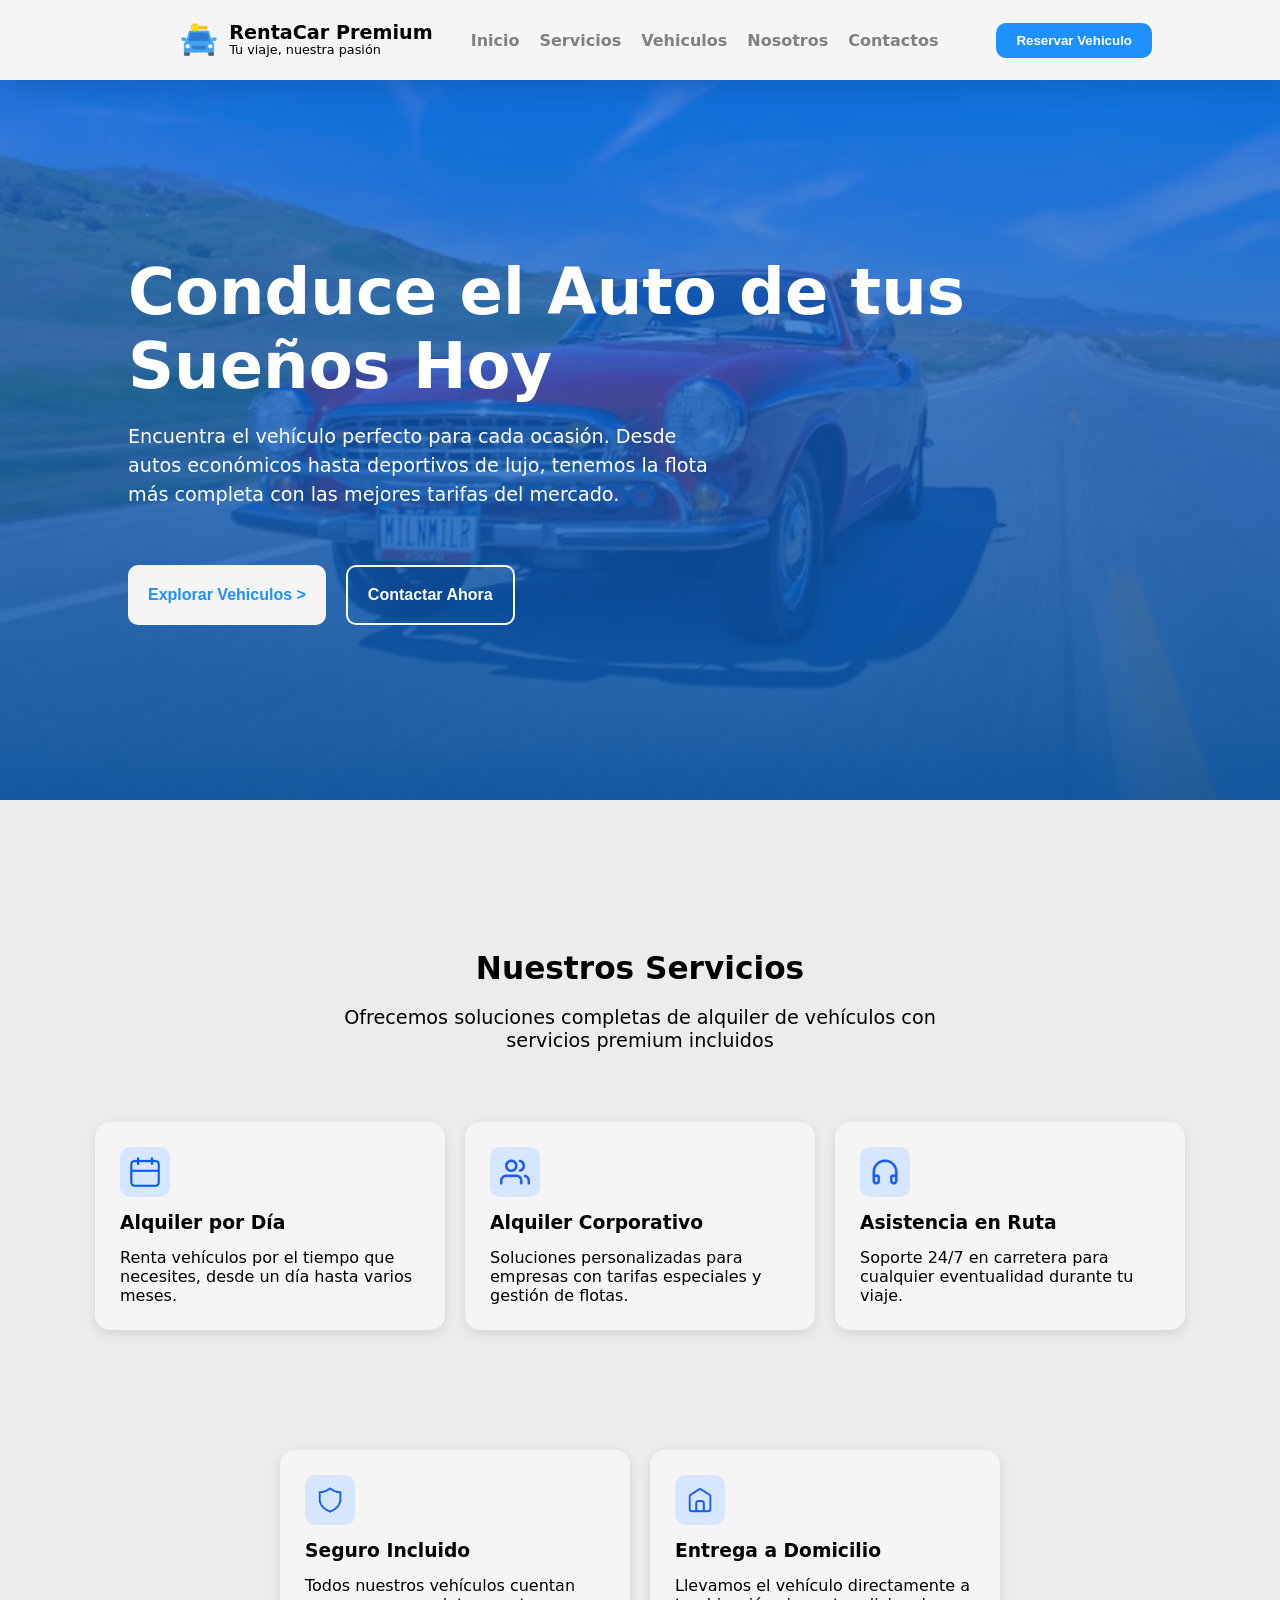
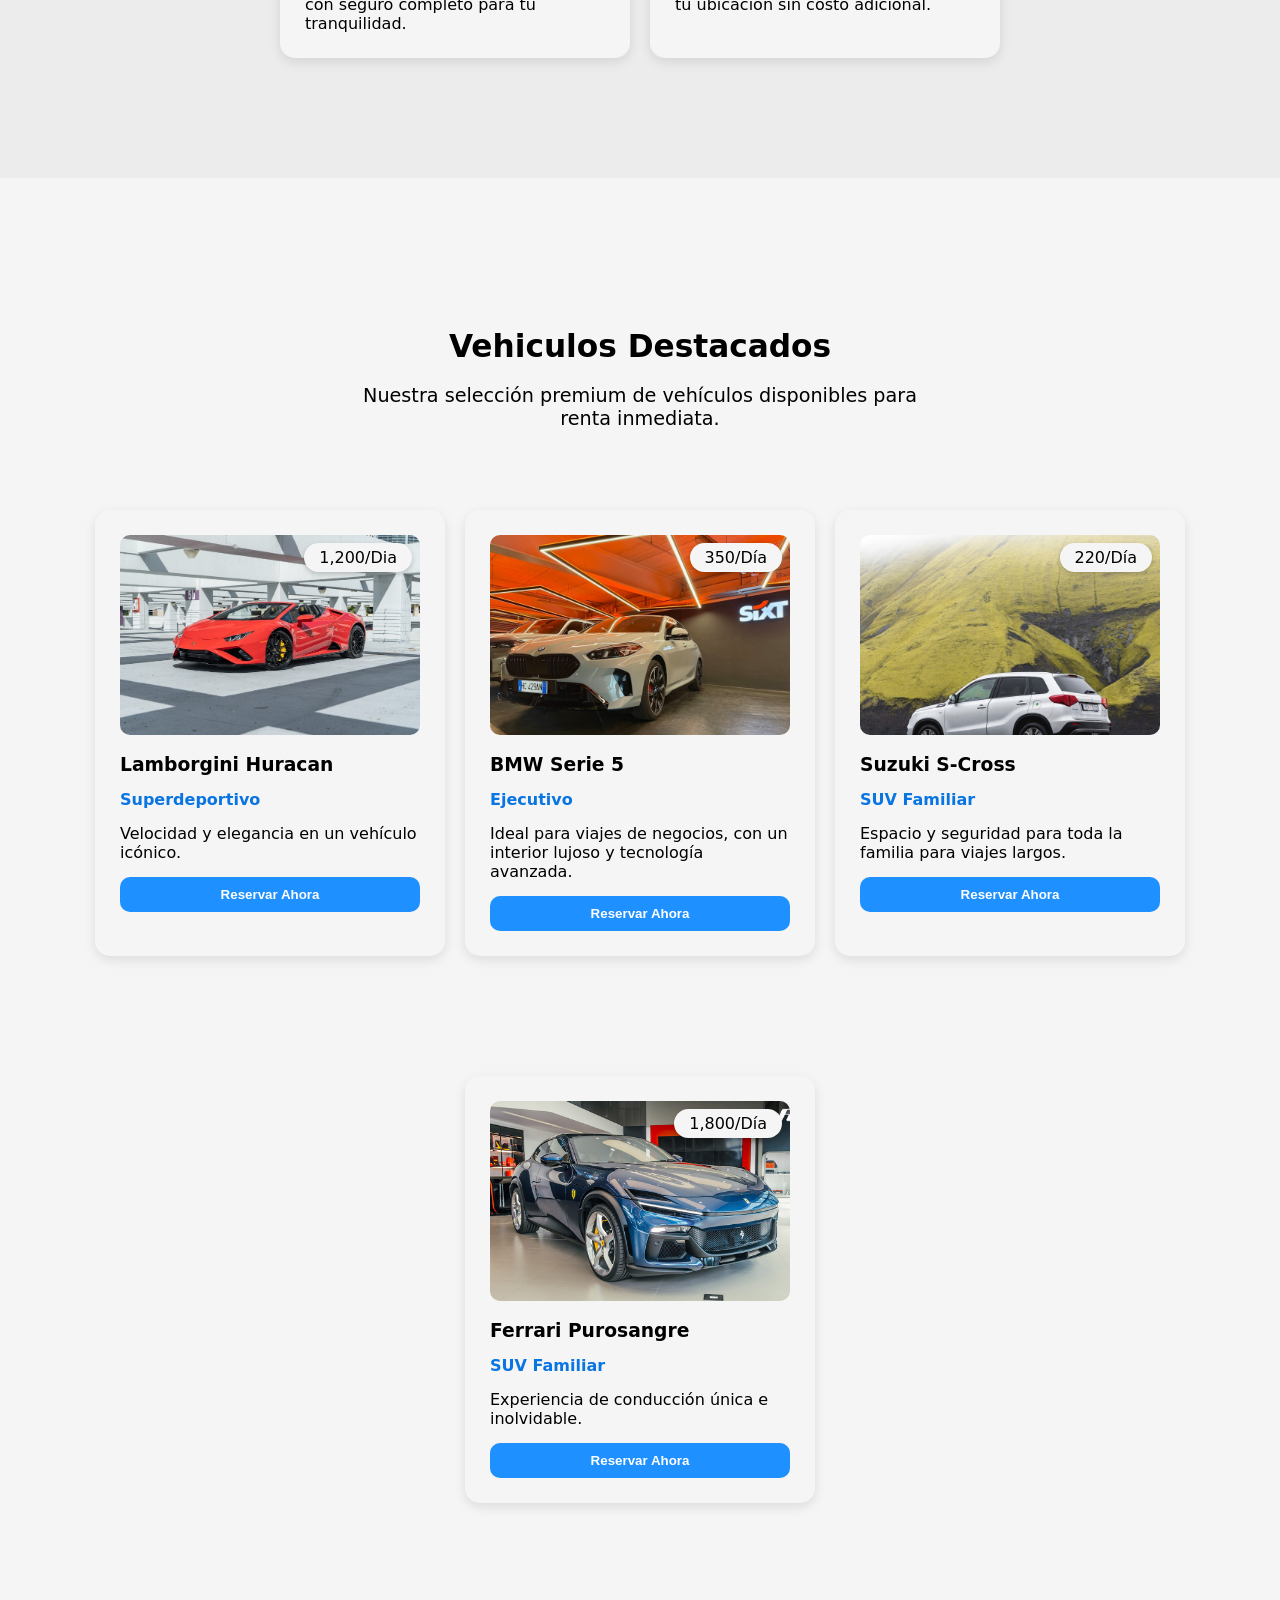
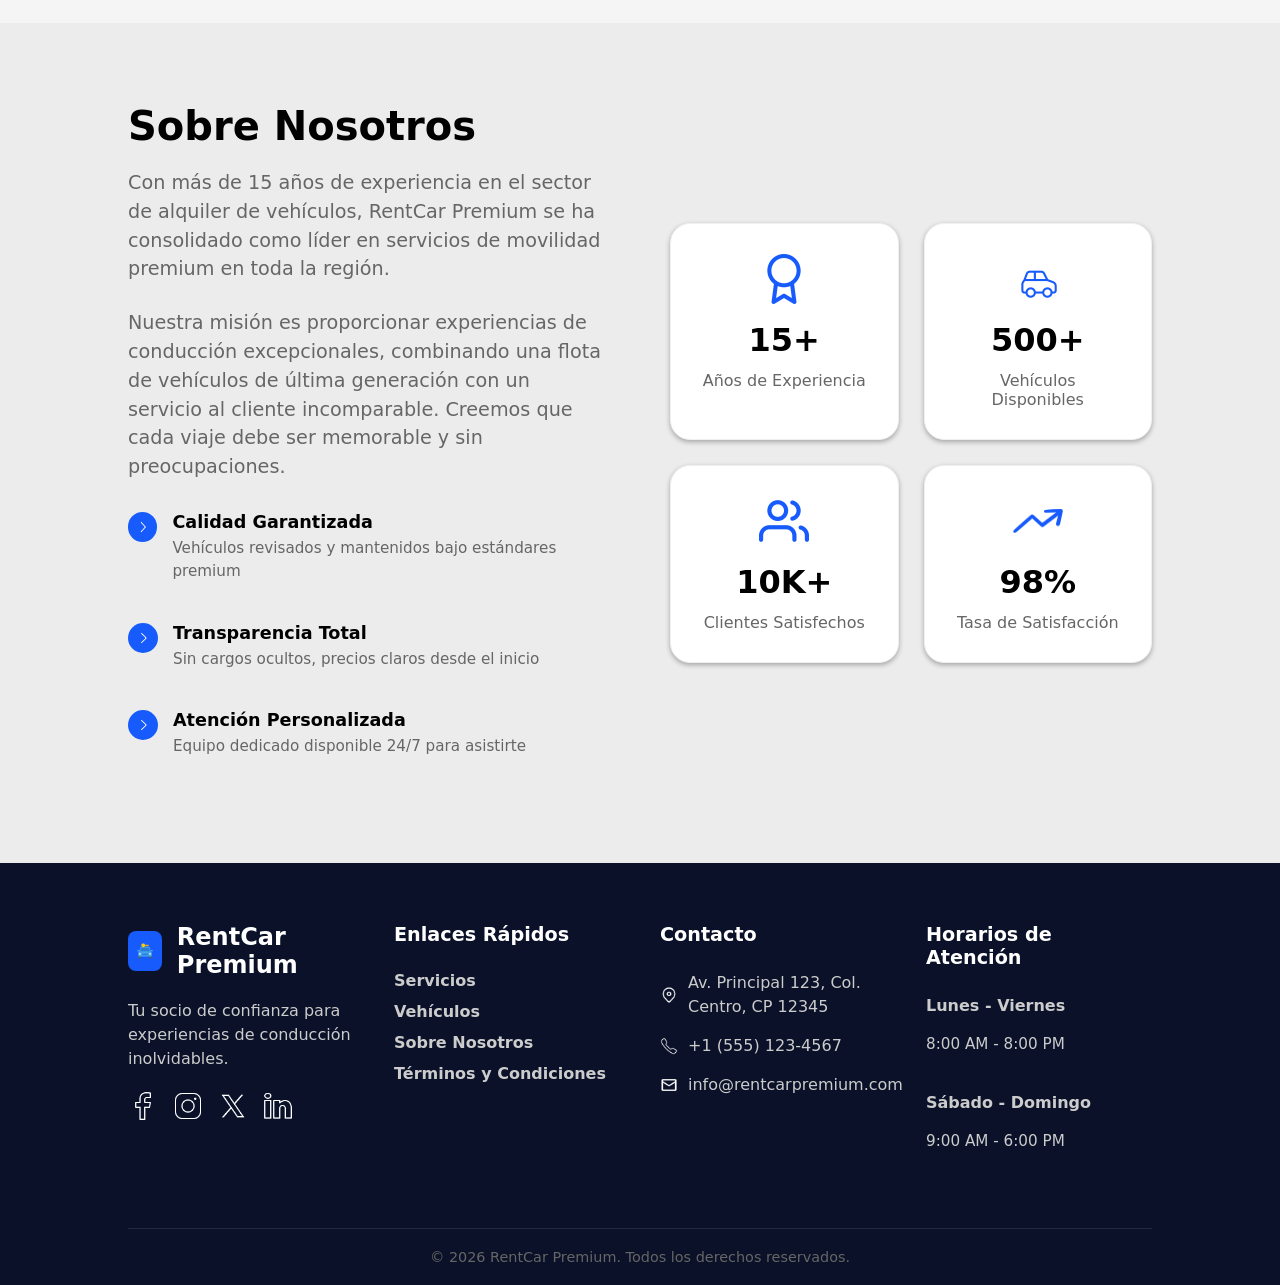
<file: index.html>
<!doctype html>
<html lang="en">

<head>
  <meta charset="UTF-8" />
  <meta name="viewport" content="width=device-width, initial-scale=1.0" />
  <link rel="icon" href="./assets/icons/icons8-alquiler-de-coches-100.png" type="image" />
  <link rel="stylesheet" href="./css/style.css" />
  <title>RentCar Premium</title>
</head>

<body>
  <header>
    <nav>
      <div class="logo">
        <img src="assets/icons/icons8-alquiler-de-coches-100.png" alt="Logo de RentaCar Premium" />
        <div class="logo-text">
          <b>RentaCar Premium</b>
          <p>Tu viaje, nuestra pasión</p>
        </div>
      </div>

      <input type="checkbox" id="menu-toggle" class="menu-checkbox" />

      <label for="menu-toggle" class="hamburger-label">
        <img src="assets/icons/icon-hamburguer-menu.png" alt="Menú" class="hamburger-icon">
      </label>

      <ul class="nav-links">
        <li><a href="#">Inicio</a></li>
        <li><a href="#servicios">Servicios</a></li>
        <li><a href="#vehiculos">Vehiculos</a></li>
        <li><a href="#sobre-nosotros">Nosotros</a></li>
        <li><a href="#contactos">Contactos</a></li>

        <!--* Enlace para mostrar el boton en celulares -->

        <li><a href="./reserve.html" class="nav-reserve-btn">Reservar Vehiculo</a></li>
      </ul>
      <div class="button-reserve" ">
        <a href=" reserve.html"><button>Reservar Vehiculo</button></a>
      </div>
    </nav>
  </header>
  <main>
    <section class="hero" id="inicio">
      <div class="hero-content">
        <h1>Conduce el Auto de tus <br>Sueños Hoy</h1>
        </h1>
        <p>Encuentra el vehículo perfecto para cada ocasión. Desde autos económicos hasta deportivos de lujo, tenemos la
          flota más completa con las mejores tarifas del mercado.</p>
        <div class="hero-button">
          <a href="#vehiculos"><button>Explorar Vehiculos ></button></a>
          <a href="#contactos"><button id="button-transparent">Contactar Ahora</button></a>
          
        </div>
      </div>
    </section>

    <section class="services" id="servicios">
      <div class="service-tittle">
        <h2><b>Nuestros Servicios</b></h2>
        <p>Ofrecemos soluciones completas de alquiler de vehículos con servicios premium incluidos</p>
      </div>
      <div class="container-serveces">
        <article class="card">
          <img class="calendar-icon" src="assets/icons/icon-calendar.png" alt="Icono azul de calendario">
          <h3>Alquiler por Día</h3>
          <p>Renta vehículos por el tiempo que necesites, desde un día hasta varios meses.</p>
        </article>

        <article class="card">
          <img src="assets/icons/icon-users.png" alt="Icono azul de usuarios">
          <h3>Alquiler Corporativo</h3>
          <p>Soluciones personalizadas para empresas con tarifas especiales y gestión de flotas.</p>
        </article>

        <article class="card">
          <img src="assets/icons/icon-headphone.png" alt="Icono azul de auriculares">
          <h3>Asistencia en Ruta</h3>
          <p>Soporte 24/7 en carretera para cualquier eventualidad durante tu viaje.</p>
        </article>

        <article class="card">
          <img src="assets/icons/icon-shield.png" alt="Icono azul de un escudo">
          <h3>Seguro Incluido</h3>
          <p>Todos nuestros vehículos cuentan con seguro completo para tu tranquilidad.</p>
        </article>

        <article class="card">
          <img src="assets/icons/icon-house.png" alt="Icono azul de una casa">
          <h3>Entrega a Domicilio</h3>
          <p>Llevamos el vehículo directamente a tu ubicación sin costo adicional.</p>
        </article>
      </div>
    </section>

    <section class="cars" id="vehiculos">
      <div class="cars-tittle">
        <h2><b>Vehiculos Destacados</b></h2>
        <p>Nuestra selección premium de vehículos disponibles para renta inmediata.</p>
      </div>
      <div class="container-serveces">
        <article class="cars-card">
          <div class="image-wrapper">
            <img class="cars-photo" src="assets/img/car1.jpg"
              alt="Lamborghini Huracan rojo estacionado en una carretera">
            <span class="price-tag">1,200/Dia</span>
          </div>
          <h3>Lamborgini Huracan</h3>
          <h4>Superdeportivo</h4>
          <p>Velocidad y elegancia en un vehículo icónico.</p>
          <a href="reserve.html"><button>Reservar Ahora</button></a>
        </article>

        <article class="cars-card">
          <div class="image-wrapper">
            <img class="cars-photo" src="assets/img/car2.jpg" alt="BMW Serie 5 color gris">
            <span class="price-tag">350/Día</span>
          </div>
          <h3>BMW Serie 5</h3>
          <h4>Ejecutivo</h4>
          <p>Ideal para viajes de negocios, con un interior lujoso y tecnología avanzada.</p>
          <a href="reserve.html"><button>Reservar Ahora</button></a>
        </article>

        <article class="cars-card">
          <div class="image-wrapper">
            <img class="cars-photo" src="assets/img/car3.jpg"
              alt="SUV 4x4 Premium color gris estacionado en un paisaje montañoso">
            <span class="price-tag">220/Día</span>
          </div>
          <h3>Suzuki S-Cross</h3>
          <h4>SUV Familiar</h4>
          <p>Espacio y seguridad para toda la familia para viajes largos.</p>
          <a href="reserve.html"><button>Reservar Ahora</button></a>
        </article>

        <article class="cars-card">
          <div class="image-wrapper">
            <img class="cars-photo" src="assets/img/car4.jpg"
              alt="Ferrari Purosangre gris oscuro estacionado en una concesionaria">
            <span class="price-tag">1,800/Día</span>
          </div>
          <h3>Ferrari Purosangre</h3>
          <h4>SUV Familiar</h4>
          <p>Experiencia de conducción única e inolvidable.</p>
          <a href="reserve.html"><button>Reservar Ahora</button></a>
        </article>
      </div>
    </section>

    <section class="section-us" id="sobre-nosotros">
      <div class="us-tittle">
        <h2><b>Sobre Nosotros</b></h2>
        <p>Con más de 15 años de experiencia en el sector de alquiler de vehículos, RentCar Premium se ha consolidado
          como líder en servicios de movilidad premium en toda la región.</p>
        <p>Nuestra misión es proporcionar experiencias de conducción excepcionales, combinando una flota de vehículos de
          última generación con un servicio al cliente incomparable. Creemos que cada viaje debe ser memorable y sin
          preocupaciones.</p>

        <ul class="us-list">
          <li>
            <div class="icon-bg">
              <img src="./assets/icons/icon-arrow-right.png" alt="Icono">
            </div>
            <div class="list-text">
              <span><b>Calidad Garantizada</b></span>
              <p>Vehículos revisados y mantenidos bajo estándares premium</p>
            </div>
          </li>
          <li>
            <div class="icon-bg">
              <img src="./assets/icons/icon-arrow-right.png" alt="Icono">
            </div>
            <div class="list-text">
              <span><b>Transparencia Total</b></span>
              <p>Sin cargos ocultos, precios claros desde el inicio</p>
            </div>
          </li>
          <li>
            <div class="icon-bg">
              <img src="./assets/icons/icon-arrow-right.png" alt="Icono">
            </div>
            <div class="list-text">
              <span><b>Atención Personalizada</b></span>
              <p>Equipo dedicado disponible 24/7 para asistirte</p>
            </div>
          </li>
        </ul>
      </div>

      <div class="container-grid-cards">
        <article class="grid-card">
          <img src="./assets/icons/icon-medal.png" alt="Icono Experiencia" class="card-icon">
          <span class="card-number">15+</span>
          <span class="card-text">Años de Experiencia</span>
        </article>
        <article class="grid-card">
          <img src="./assets/icons/icon-car.png" alt="Icono Vehículos" class="card-icon">
          <span class="card-number">500+</span>
          <span class="card-text">Vehículos Disponibles</span>
        </article>
        <article class="grid-card">
          <img src="./assets/icons/icon-users.png" alt="Icono Clientes" class="card-icon">
          <span class="card-number">10K+</span>
          <span class="card-text">Clientes Satisfechos</span>
        </article>
        <article class="grid-card">
          <img src="./assets/icons/icon-arrow-up.png" alt="Icono Tasa" class="card-icon">
          <span class="card-number">98%</span>
          <span class="card-text">Tasa de Satisfacción</span>
        </article>
      </div>
    </section>
  </main>
  <footer id="contactos">
    <div class="footer-container">
      <div class="footer-column branding">
        <div class="footer-logo">
          <div class="logo-icon-bg">
            <img src="./assets/icons/icons8-alquiler-de-coches-100.png" alt="Logo">
          </div>
          <h2>RentCar Premium</h2>
        </div>
        <p>Tu socio de confianza para experiencias de conducción inolvidables.</p>
        <div class="social-icons">
          <a href="https://www.facebook.com"><img src="./assets/icons/icon-facebook.png" alt="Facebook"></a>
          <a href="https://www.instagram.com"><img src="./assets/icons/icon-instagram.png" alt="Instagram"></a>
          <a href="https://www.x.com"><img src="./assets/icons/icon-x.png" alt="Twitter"></a>
          <a href="https://www.linkedin.com"><img src="./assets/icons/icon-linkedin.png" alt="LinkedIn"></a>
        </div>
      </div>

      <div class="footer-column">
        <h3>Enlaces Rápidos</h3>
        <ul>
          <li><a href="#servicios">Servicios</a></li>
          <li><a href="#vehiculos">Vehículos</a></li>
          <li><a href="#sobre-nosotros">Sobre Nosotros</a></li>
          <li><a href="#contactos">Términos y Condiciones</a></li>
        </ul>
      </div>

      <div class="footer-column">
        <h3>Contacto</h3>
        <p><img src="./assets/icons/icon-pin.png"> Av. Principal 123, Col. Centro, CP 12345</p>
        <p><img src="./assets/icons/icon-phone.png"> +1 (555) 123-4567</p>
        <p><img src="./assets/icons/icon-mail.png"> info@rentcarpremium.com</p>
      </div>

      <div class="footer-column">
        <h3>Horarios de Atención</h3>
        <div class="schedule-item">
          <p class="days">Lunes - Viernes</p>
          <p class="hours">8:00 AM - 8:00 PM</p>
        </div>
        <div class="schedule-item">
          <p class="days">Sábado - Domingo</p>
          <p class="hours">9:00 AM - 6:00 PM</p>
        </div>
      </div>

    </div>
    <div class="footer-bottom">
      <p>&copy; 2026 RentCar Premium. Todos los derechos reservados.</p>
    </div>
  </footer>
</body>

</html>
</file>
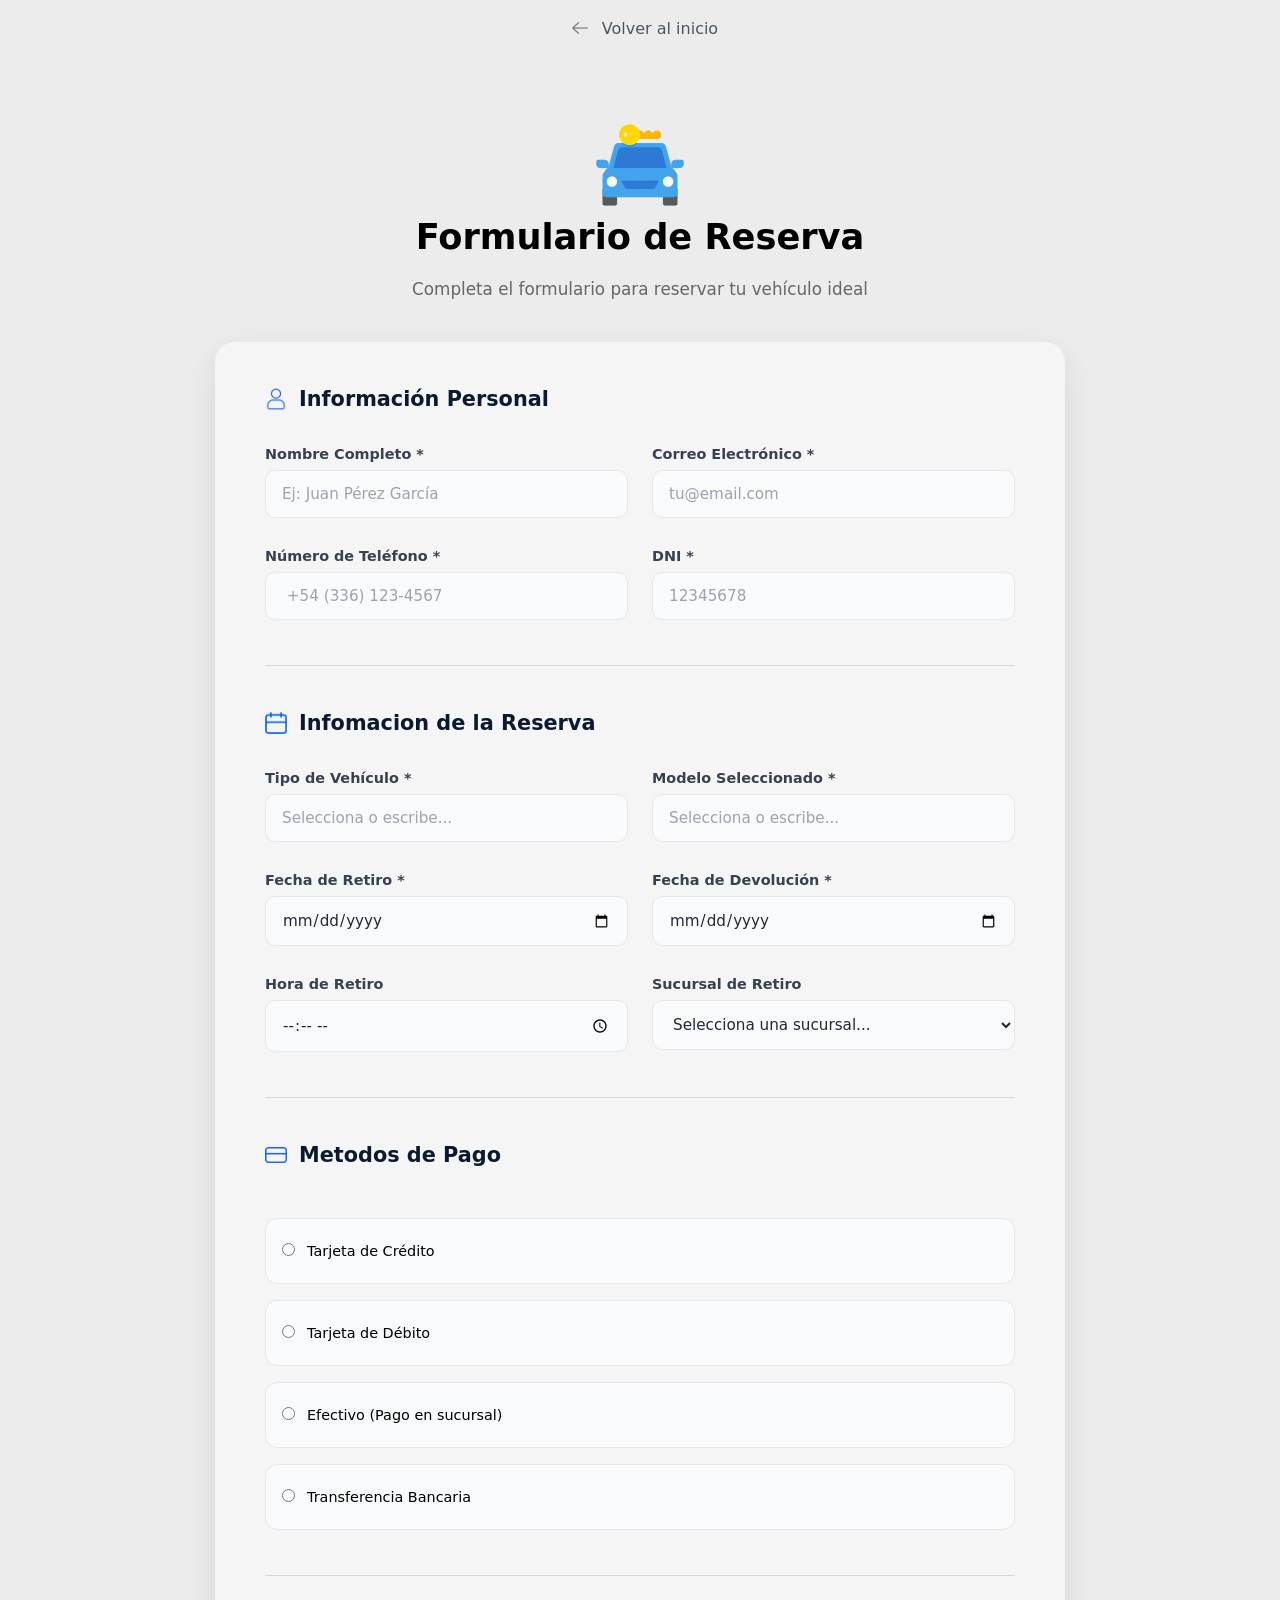
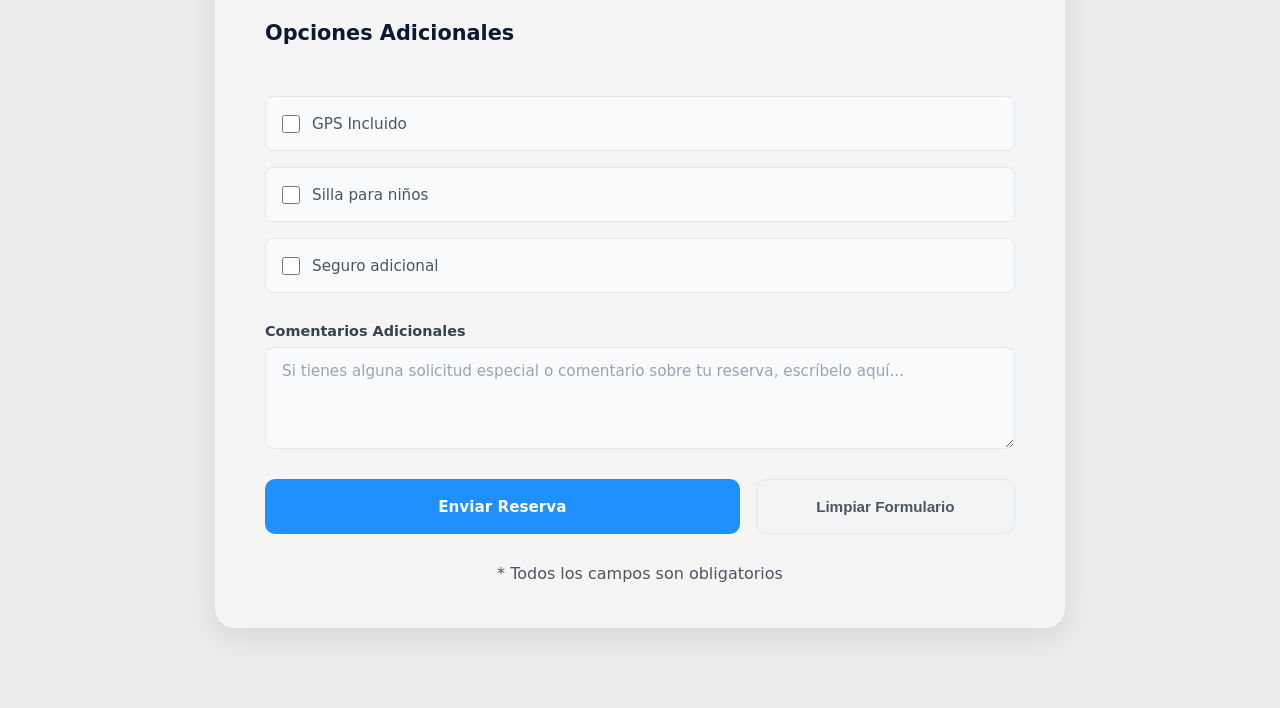
<file: reserve.html>
<!DOCTYPE html>
<html lang="en">

<head>
    <meta charset="UTF-8">
    <meta name="viewport" content="width=device-width, initial-scale=1.0">
    <link rel="icon" href="./assets/icons/icons8-alquiler-de-coches-100.png" type="image" />
    <link rel="stylesheet" href="./css/style.css">
    <title>Formulario RentaCar</title>
</head>

<body>

    <!--* Boton de regreso al inicio -->
    <div class="container-exit-button">
        <a href="./index.html">
            <button class="exit-button">
                <img src="./assets/icons/icon-arrow-left.png" alt="Flecha izquierda gris">
                <span>Volver al inicio</span>
            </button>
        </a>
    </div>

    <div class="form-tittle">
        <img src="./assets/icons/icons8-alquiler-de-coches-100.png" alt="Icono de un auto azul">
        <h1>Formulario de Reserva</h1>
        <p>Completa el formulario para reservar tu vehículo ideal</p>
    </div>

    <form method="POST" action="reserve.html" class="booking-form">

        <!--* Seccion de información personal -->

        <div class="form-section-header">
            <img src="./assets/icons/icon-user.png" alt="Icono de un usuario azul">
            <h2>Información Personal</h2>
        </div>

        <div class="form-row">
            <div class="form-group">
                <label for="name">Nombre Completo *</label>
                <input type="text" id="name" name="name" placeholder="Ej: Juan Pérez García" required>
            </div>
            <div class="form-group">
                <label for="email">Correo Electrónico *</label>
                <input type="email" id="email" name="email" placeholder="tu@email.com" required>
            </div>
        </div>

        <div class="form-row">
            <div class="form-group">
                <label for="phone">Número de Teléfono *</label>
                <input type="tel" id="phone" name="phone" placeholder=" +54 (336) 123-4567" required>
            </div>
            <div class="form-group">
                <label for="license">DNI *</label>
                <input type="number" id="license" name="license" placeholder="12345678" required>
            </div>
        </div>

        <hr>

        <!--* Sección de detalles de reserva -->

        <div class="form-section-header">
            <img src="./assets/icons/icon-calendar.png" alt="Icono de un usuario azul">
            <h2>Infomacion de la Reserva</h2>
        </div>
        <div class="form-row">
            <div class="form-group">
                <label for="vehicle">Tipo de Vehículo *</label>
                <input type="text" id="vehicle" name="vehicle_type" list="vehicle-list"
                    placeholder="Selecciona o escribe..." required>
                <!--* Se utiliza un input con datalist para permitir selección o entrada manual -->
                <datalist id="vehicle-list">
                    <option value="SUV Familiar"></option>
                    <option value="Superdeportivo"></option>
                    <option value="Ejecutivo"></option>
                </datalist>
            </div>
            <div class="form-group">
                <label for="car-model">Modelo Seleccionado *</label>
                <input type="text" id="car-model" name="car_model" list="car-list" placeholder="Selecciona o escribe..."
                    required>

                <datalist id="car-list">
                    <option value="Lamborgini Huracán"></option>
                    <option value="BMW Series 5"></option>
                    <option value="Ferrari Purosangre"></option>
                    <option value="Suzuki S-Cross"></option>
                </datalist>
            </div>
        </div>

        <div class="form-row">
            <div class="form-group">
                <label for="reteriment-date">Fecha de Retiro *</label>
                <input type="date" id="reteriment-date" name="retirement_date" required>
            </div>
            <div class="form-group">
                <label for="return-date">Fecha de Devolución *</label>
                <input type="date" id="return-date" name="return_date" required>
            </div>
        </div>

        <div class="form-row">
            <div class="form-group">
                <label for="reteriment-time">Hora de Retiro</label>
                <input type="time" id="reteriment-time" name="retirement_time" placeholder=" --:-- " required>
            </div>
            <div class="form-group">
                <label for="pickup-location">Sucursal de Retiro</label>
                <select id="pickup-location" name="pickup_location" required>
                    <option value="" disabled selected>Selecciona una sucursal...</option>
                    <option value="Sucursal Centro">Sucursal Centro</option>
                    <option value="Sucursal Norte">Sucursal Norte</option>
                    <option value="Sucursal Sur">Sucursal Sur</option>
                </select>
            </div>
        </div>

        <hr>

        <!--* Sección de Metodos de Pago -->

        <div class="form-section-header">
            <img src="./assets/icons/icon-wallet.png" alt="Icono de una tarjeta azul">
            <h2>Metodos de Pago</h2>
        </div>

        <!--* Se utiliza un grupo de radio buttons para seleccionar el método de pago -->

        <div class="radio-group">
            <label class="radio-label">
                <input type="radio" name="payment_method" value="credit_card" required>
                <span>Tarjeta de Crédito</span>
            </label>
            <label class="radio-label">
                <input type="radio" name="payment_method" value="debit_card" required>
                <span>Tarjeta de Débito</span>
            </label>
            <label class="radio-label">
                <input type="radio" name="payment_method" value="efective" required>
                <span>Efectivo (Pago en sucursal)</span>
            </label>
            <label class="radio-label">
                <input type="radio" name="payment_method" value="bank-transference" required>
                <span>Transferencia Bancaria</span>
            </label>
        </div>

        <hr>

        <!--* Opciones adicionales -->

        <div class="form-section-header">
            <h2>Opciones Adicionales</h2>
        </div>
        <div class="check-group">
            <label class="check-label">
                <input type="checkbox" name="additional_options" value="gps">
                <span>GPS Incluido</span>
            </label>
            <label class="check-label">
                <input type="checkbox" name="additional_options" value="child-seat">
                <span>Silla para niños</span>
            </label>
            <label class="check-label">
                <input type="checkbox" name="additional_options" value="insurance">
                <span>Seguro adicional</span>
            </label>
        </div>

        <!--* Comentarios adicionales -->

        <div class="form-group">
            <label for="comments">Comentarios Adicionales</label>
            <textarea id="comments" name="comments" rows="4"
                placeholder="Si tienes alguna solicitud especial o comentario sobre tu reserva, escríbelo aquí..."></textarea>
        </div>

        <!--* Boton de envio y limpieza del formulario -->

        <div class="container-submit-button">
            <button type="submit" class="submit-button">
                <span>Enviar Reserva</span>
            </button>
            <button type="reset" class="reset-button">
                Limpiar Formulario
            </button>
        </div>
        <div class="form-p">
            <p>* Todos los campos son obligatorios</p>
        </div>
    </form>
</body>

</html>
</file>
<file: css/style.css>
:root{
    --primary-color-button: #1E90FF;  /** Color principal botones*/
    --hero-button-color: #bcdeff; /** Color de fondo del botón principal en la sección hero */
    --hero-button-transparent-color: #f3f3f321; /** Color de fondo del botón transparente en la sección hero */
    --color-background: #F5F5F5;  /** Color de fondo general */
    --color-text: #fff; /** Color de texto general en la seccion del Hero*/

    /** Color de todos los iconos: #175bfc  **/
}

*{
    margin: 0;
    padding: 0;
    box-sizing: border-box;
}

html {
    scroll-behavior: smooth;
}

body{
    background-color: rgb(236, 236, 236);
}

.logo {
    margin: 20px 0 20px 5%;
    display: flex;         
    align-items: center;   
    gap: 10px;            
}

.logo img {
    width: 40px;          
    height: auto;
}

.logo-text {
    display: flex;
    flex-direction: column; 
}

.logo-text b {
    font-size: 1.2rem;     
    line-height: 1;
}

.logo-text p {
    font-size: 0.8rem;     
    margin: 0;
}
header{
    position: sticky;
    top: 0;
    z-index: 1000; 
    background-color: var(--color-background);
}

nav {
    padding: 0 10%;
    display: flex; 
    align-items: center;
    justify-content: space-between;
    box-shadow: 10px 10px 20px rgba(0, 0, 0, 0.1);
}

.menu-checkbox, .hamburger-label {
    display: none;
}

.nav-reserve-btn {
    display: none;
}


ul {
    list-style: none;
    display: flex;
    gap: 20px;
}

a{
    text-decoration: none;
    color: gray;
    font-weight: bold;
}

a, b, p, h1, h2, h3, h4, span,.logo-text,.hero-content{
    font-family: system-ui, -apple-system, BlinkMacSystemFont, 'Segoe UI', Roboto, Oxygen, Ubuntu, Cantarell, 'Open Sans', 'Helvetica Neue', sans-serif;
}

a:hover{
    color:#1E90FF
}

.boton-reserve{
    display: flex;
    justify-content: flex-start;
    padding-right: 30px ;
}

button{
    background-color: var(--primary-color-button);
    color: white;
    border: none;
    padding: 10px 20px;
    border-radius: 10px;
    cursor: pointer;
    font-weight: bold;
    -webkit-border-radius: 10px;
    -moz-border-radius: 10px;
    -ms-border-radius: 10px;
    -o-border-radius: 10px;
}
button:hover{
    background-color: #1474d4;
}

.hero{
    background-image:
    linear-gradient(rgba(26, 103, 218, 0.671), rgba(7, 83, 165, 0.884)), url("../assets/img/el-historico-p1800-s-con-mas-de-5-millones-de-kilometros-foto-volvo-KXBTYOFQCZH6FHV2QDAOSNLQKI.avif");
    background-size: cover;
    height: 80vh;
    width: 100%;
    display: flex;
    align-items: center;       
    justify-content: flex-start; 
}

.hero-content {
    text-align: left;          
    padding-left: 10%;         
    display: flex;
    flex-direction: column;
    align-items: flex-start;   
    color: var(--color-text);
} 

h1{
    font-size: 4rem;
    margin-bottom: 20px;
}

.hero-content p {
    max-width: 600px;  
    font-size: 1.2rem; 
    line-height: 1.5;   
    margin-bottom: 30px;  
    font-weight: lighter;
}

.hero-button {
    display: flex;        
    gap: 20px;            
    margin-top: 25px;

}

.hero-button button {
    height: 60px;
    font-size: 1rem;
    background-color: var(--color-background);
    color: var(--primary-color-button);     
}

.hero-button button:hover {
    background-color: var(--primary-color-button);
    color: var(--color-text);
}

#button-transparent{
    background-color: transparent;
    border: 2px solid var(--color-background);
    color: var(--color-text);
}

#button-transparent:hover{
    background-color: var(--hero-button-transparent-color);
}

.serveces{
    background-color: var(--color-background);
    display: flex;
    flex-direction: column;
    gap: 10px;
}

.service-tittle{
    margin-top: 100px;
    text-align: center;
    padding: 50px 0;
    font-size: 1.3rem;
}

.service-tittle p {
    max-width: 600px;
    margin: 20px auto 0; 
    font-size: 1.2rem;
    font-weight: lighter;
}

.container-serveces {
    display: flex;         
    flex-wrap: wrap;      
    justify-content: center; 
    gap: 20px;        
    padding: 20px;
}
.card {
    background-color: var(--color-background);
    border-radius: 15px;
    padding: 25px;
    display: flex;
    flex-direction: column;
    gap: 15px;
    box-shadow: 0 4px 12px rgba(0,0,0,0.1);
    max-width: 350px;
    text-align: left;
    transition: all 0.3s ease;
    -webkit-transition: all 0.3s ease;
    -moz-transition: all 0.3s ease;
    -ms-transition: all 0.3s ease;
    -o-transition: all 0.3s ease;
    margin-bottom: 100px;

}

.card img {
    width: 50px;
    height: 50px;
    background-color: #d7e6ff; /** Fondo azul detras del icono*/
    padding: 10px;
    border-radius: 10px;
}

.card:hover  {
    box-shadow: 0 6px 16px rgba(0,0,0,0.2);
    cursor: pointer;
    transform: translateY(-5px);
    -webkit-transform: translateY(-5px);
    -moz-transform: translateY(-5px);
    -ms-transform: translateY(-5px);
    -o-transform: translateY(-5px);
}

.cars{
    background-color: var(--color-background);
    display: flex;
    flex-direction: column;
    gap: 10px;

}

.cars-tittle{
    margin-top: 100px;
    text-align: center;
    padding: 50px 0;
    font-size: 1.3rem;

}

article h4 {
    color:#0875e2;
}

.cars-tittle p {
    max-width: 600px;
    margin: 20px auto 0; 
    font-size: 1.2rem;
    font-weight: lighter;
}

.container-cars {
    display: flex;         
    flex-wrap: wrap;      
    justify-content: center; 
    gap: 20px;        
    padding: 20px;
}

.cars-photo{
    width: 100%;
    height: 200px;
    border-radius: 10px;
    object-fit: cover;
    -webkit-border-radius: 10px;
    -moz-border-radius: 10px;
    -ms-border-radius: 10px;
    -o-border-radius: 10px;
}

.image-wrapper {
    position: relative;
    width: 100%;
}

.price-tag {
    position: absolute; /** Superpone el elemento en una capa superior */
    top: 8px;
    right: 8px;
    background-color: var(--color-background);
    color: black;   
    font-weight: lighter; 
    padding: 5px 15px;
    border-radius: 20px;
    box-shadow: 0 2px 5px rgba(0,0,0,0.2);
    z-index: 10;  /* Tag encima de la foto */
}

.cars-card {
    background-color: var(--color-background);
    border-radius: 15px;
    padding: 25px;
    margin-bottom: 100px;
    display: flex;
    flex-direction: column;
    gap: 15px;
    font-weight: lighter;
    box-shadow: 0 4px 12px rgba(0,0,0,0.1);
    max-width: 350px;
    text-align: left;
    transition: all 0.3s ease;
    -webkit-transition: all 0.3s ease;
    -moz-transition: all 0.3s ease;
    -ms-transition: all 0.3s ease;
    -o-transition: all 0.3s ease;
}
article button{
    width: 100%;
    padding: 10px 20px;
    align-self: center;

}

.cars-card:hover  {
    box-shadow: 0 6px 16px rgba(0,0,0,0.2);
    cursor: pointer;
}   

.section-us {
    display: flex;
    flex-direction: row;
    justify-content: space-between;
    align-items: center;
    padding: 80px 10%;
    gap: 60px;
}

.us-tittle {
    flex: 1;
    max-width: 550px;
    gap: 20px;
}

.us-tittle h2 {
    font-size: 2.5rem;
    margin-bottom: 20px;
}

.us-tittle p {
    font-size: 1.2rem;
    line-height: 1.5;
    color: #666;
    margin-bottom: 25px;
}

.icon-bg {
    background-color: #175bfc;
    width: 30px;
    height: 30px;
    border-radius: 50%; /**Lo hago circular */
    display: flex;
    justify-content: center;
    align-items: center;
    padding: 8px;/** Controlo que tan grande se ve el icono adentro del círculo */
}

.icon-bg img {
    width: 100%;
    height: auto;
    object-fit: contain;
}

.us-list {
    display: flex;
    flex-direction: column;
    gap: 15px;
    margin-top: 30px;
    padding: 0;
    list-style: none;
}

.us-list li {
    display: flex;
    align-items: flex-start;
    gap: 15px;
    margin-bottom: 25px;
}

.list-text {
    display: flex;
    flex-direction: column;
    gap: 5px;
}

.list-text span {
    font-size: 1.1rem;
    color: #000;
}

.list-text p {
    font-size: 0.95rem;
    color: #666;
    margin: 0;
}


.container-grid-cards {
    flex: 1;
    display: grid;
    grid-template-columns: repeat(2, 1fr); /** Creo el cuadrado 2x2*/
    gap: 25px;
}

.grid-card {
    background-color: #fff;
    padding: 30px;
    border-radius: 20px;
    text-align: center;
    box-shadow: 0 2px 5px rgba(0, 0, 0, 0.3);
    display: flex;
    flex-direction: column;
    align-items: center;
    gap: 12px;
    border: 1px solid #f0f0f0;
}

.card-icon {
    width: 50px;
    height: 50px;
    object-fit: contain; /** El icono mantiene su proporción sin distorsionarse */
    margin-bottom: 5px;
}

.card-number {
    font-size: 2rem;
    font-weight: bold;
    color: #000;
}

.card-text {
    font-size: 1rem;
    color: #666;
}

footer {
    background-color: #0a1128;
    color: #ffffff;
    padding: 60px 10% 20px;
    font-family: sans-serif;
}

.footer-container {
    display: flex;
    justify-content: space-between; 
    gap: 40px;
    flex-wrap: wrap;
    border-bottom: 1px solid rgba(255, 255, 255, 0.1);
    padding-bottom: 40px;
}

.footer-column {
    flex: 1;
    min-width: 200px;
}

.footer-column h3 {
    font-size: 1.2rem;
    margin-bottom: 25px;
    color: #ffffff;
}

.footer-logo {
    display: flex;
    align-items: center;
    gap: 15px;
    margin-bottom: 20px;
}

.logo-icon-bg {
    background-color: #175bfc;
    width: 40px;
    height: 40px;
    border-radius: 8px;
    display: flex;
    justify-content: center;
    align-items: center;
    padding: 8px;
}

.logo-icon-bg img {
    width: 100%;
    object-fit: contain;
}

.social-icons {
    display: flex;
    gap: 15px;
    margin-top: 20px;
}

.social-icons a img {
    width: 30px;
    height: 30px;
    transition: transform 0.3s ease;
}

.social-icons a:hover img {
    transform: translateY(-5px);
}

.footer-column ul {
    display: flex;
    flex-direction: column;
    gap: 12px;
    list-style: none;
    padding: 0;
    margin: 0;
}

.footer-column ul li {
    text-decoration: none;
    color: #ccc;
    transition: color 0.3s ease;
}

.footer-column a {
    color: #ccc;
    text-decoration: none;
    transition: color 0.3s ease;
}

.footer-column a:hover {
    color: #175bfc;
}

.footer-column p {
    display: flex;
    align-items: center;
    gap: 10px;
    margin-bottom: 15px;
    color: #ccc;
    line-height: 1.5;
}

.footer-column p img {
    width: 18px;
}

.footer-bottom {
    text-align: center;
    padding-top: 20px;
    font-size: 0.9rem;
    color: #666;
}

.schedule-item {
    display: flex;
    flex-direction: column;
    margin-bottom: 20px; 
}

.days {
    font-weight: bold;
    color: #ffffff;
    margin-bottom: 5px;
}

.hours {
    color: #ccc;
    font-size: 0.95rem;
    margin-left: 0;
}

/** Estilos para el formulario **/

.container-exit-button{
    display: flex;
    justify-content: center;
    align-items: center;
}

.exit-button {
    display: flex;
    align-items: center;
    gap: 4px;
    background: none;
    border: none;
    cursor: pointer;
    font-size: 1rem;
    font-weight: 500;
    color: #4b5563;
    padding: 10px 0;
    transition: var(--color-text) 0.3 ease;
}

.exit-button img {
    padding: 10px;
    border-radius: 50%;
    width: 36px;
    height: 36px;
    object-fit: contain; /** El icono mantiene su proporción sin distorsionarse */
}

.exit-button:hover {
    background: none;
    color: #727272;
}

.form-tittle {
    text-align: center;
    margin: 60px 0 40px;
    display: flex;
    flex-direction: column;
    align-items: center;
}

.form-tittle img {
    width: 100px;
    height: 100px;
    object-fit: contain;
}

.form-tittle h1 {
    font-size: 2.2rem;
    font-weight: 700;
}

.form-tittle p {
    font-size: 1.05rem;
    color: #666;
    max-width: 500px;
    line-height: 1.5;
}

.booking-form {
    background-color: var(--color-background);
    border-radius: 20px;
    padding: 45px 50px;
    max-width: 850px;
    margin: 0 auto 80px;
    box-shadow: 0 10px 30px rgba(0, 0, 0, 0.09);
    display: flex;
    flex-direction: column;
    gap: 30px;
}

.form-section-header {
    display: flex;
    align-items: center;
    gap: 12px;
    color: #0b1a30;
    margin-bottom: 5px;
}

.form-section-header img {
    width: 22px;
    height: 22px;
    object-fit: contain;
}

.form-section-header h2 {
    font-size: 1.3rem;
    font-weight: 600;
}

.booking-form hr {
    border: none;
    border-top: 1px solid #d8d7d7;
    margin: 15px 0 ;
}

.form-row {
    display: flex;
    gap: 24px;
    width: 100%;
}

.form-group {
    flex: 1; /** Obliga a que ambos campos midan exactamente lo mismo */
    display: flex;
    flex-direction: column;
    gap: 8px;
}

.radio-group {
    display: flex;
    flex-direction: column;
    gap: 16px;
    width: 100%;
    margin-top: 16px;
}

.radio-label {
    flex: 1;
    display: flex;
    flex-direction: flex-start;
    align-items: start;
    justify-content: start;
    gap: 12px;
    padding: 24px 16px;
    background-color: #f9fafb;
    border: 1px solid #e5e7eb;
    border-radius: 12px;
    cursor: pointer;
    transition: all 0.25s ease;
}

.radio-label span {
    font-size: 0.9rem;
    font-weight: 500;
    text-align: center;
}

.radio-label:hover{
    background-color: #eff6ff;
    border-color: #175bfc;
}

.check-group {
    display: flex;
    flex-direction: column;
    gap: 16px;
    width: 100%;
    margin-top: 16px;
}

.check-group label {
    background-color: #f9fafb;
    border: 1px solid #e5e7eb;
    height: 55px;
    border-radius: 8px;
    padding: 0 16px;
    cursor: pointer;
    transition: all 0.25s ease;
    display: flex;
    align-items: center;
    gap: 12px;
}

.check-group label:hover {
    background-color: #eff6ff;
    border-color: #175bfc;
}

.check-group input[type="checkbox"] {
    width: 18px;
    height: 18px;
    cursor: pointer;
    accent-color: #175bfc;
}

.check-group span {
    font-size: 0.95rem;
    font-weight: 500;
    color: #4b5563;
}

.form-group label {
    font-size: 0.9rem;
    font-weight: 600;
    color: #374151;
    font-family: system-ui, -apple-system, BlinkMacSystemFont, 'Segoe UI', Roboto, Oxygen, Ubuntu, Cantarell, 'Open Sans', 'Helvetica Neue', sans-serif;
}

.form-group input, 
.form-group select,
.form-group textarea {
    width: 100%;
    padding: 14px 16px;
    font-size: 0.95rem;
    background-color: #f9fafb;
    border: 1px solid #e5e7eb;
    border-radius: 10px;
    color: #1f2937;
    outline: none;
    font-family: system-ui, -apple-system, BlinkMacSystemFont, 'Segoe UI', Roboto, Oxygen, Ubuntu, Cantarell, 'Open Sans', 'Helvetica Neue', sans-serif;
    transition: all 0.3 ease;
}

.form-group input::placeholder,
.form-group textarea::placeholder {
    color: #9ca3af;
}

.form-group input:focus, 
.form-group select:focus,
.form-group textarea:focus {
    background-color: #ffffff;
    border-color: #175bfc;
    box-shadow:0 0 0 4px rgba(23, 91, 252, 0.08); 
}

.container-submit-button {
    display: flex;
    flex-direction: row;
    gap: 16px;
    width: 100%;
    height: 55px;
}

.submit-button {
    flex: 2;
    font-size: 0.95rem;
    font-weight: 600;
    border-radius: 10px;
    cursor: pointer;
    border: none;
    background-color: var(--primary-color-button);
    color: white;
    display: flex;
    align-items: center;
    justify-content: center;
    gap: 10px;
}

.submit-button img {
    width: 34px;
    height: 34px;
    object-fit: contain;
}

.reset-button {
    flex: 1;
    font-size: 0.95rem;
    font-weight: 600;
    border-radius: 10px;
    cursor: pointer;
    border: 1px solid #e5e7eb;
    background-color: #f3f4f6;
    color: #4b5563;
}

.reset-button:hover{
    background-color: #e2e2e2;
}

.form-p div {
    display: flex;
    justify-content: center;
    align-items: center;
}

.form-p {
    text-align: center;
    justify-items: center;
    color: #4b5563;;
}

/** Media Queries para Tablets y Desktop **/
@media (max-width: 1024px) {

    nav {
        padding: 15px 5%;
        gap: 15px;
        justify-content: space-between;
    }

    .hero {
        height: 65vh; 
    }

    .hero-content h1 {
        font-size: 2.2rem;
        line-height: 1.2;
    }

    .section-us {
        display: flex;
        flex-direction: column;
        margin-left: 0 !important;
        padding: 40px 5%;
        text-align: center;
        gap: 40px;
    }

    .list-text {
        align-items: flex-start;
    }

    .us-tittle {
        max-width: 100%;
        margin: 0 auto;
        display: flex;
        flex-direction: column;
        align-items: center;
    }

    .container-grid-cards {
        display: grid;
        grid-template-columns: repeat(2, 1fr); 
        gap: 20px;
        width: 100%;
        max-width: 500px;
        margin: 0 auto;
    }

    .grid-card {
        padding: 20px;
        width: 100%;
        height: auto; 
    }

    .footer-container {
        display: grid;
        grid-template-columns: repeat(2, 1fr); 
        gap: 40px; 
        text-align: left; 
    }
}

/** Media Queries para Moviles */
@media (max-width: 768px) {
    
    nav {
        position: relative;
        flex-direction: row;
        justify-content: space-between;
        align-items: center;
        padding: 15px 5%;
        width: 100%;
    }

    .hamburger-label {
        display: flex;
        align-items: center;
        cursor: pointer;
        z-index: 100;
    }

    .hamburger-icon {
        width: 30px;
        height: auto;
    }

    .button-reserve {
        display: none;
    }

    .nav-links .nav-reserve-btn {
        display: block;
        background-color: #175bfc;
        color: white !important;
        padding: 12px 24px;
        border-radius: 8px;
        font-weight: 600;
        text-align: center;
        margin-top: 15px;
        box-shadow: 0 4px 10px rgba(23, 91, 252, 0.2);
        text-decoration: none;
    }

    .nav-links .nav-reserve-btn:active {
        background-color: #0b46d1;
    }

    nav ul, .nav-links { 
        display: none;
        position: absolute;
        top: 100%;
        left: 0;
        width: 100%;
        background-color: #ffffff;
        flex-direction: column;
        align-items: center;
        gap: 15px;
        padding: 20px 0;
        margin: 0;
        box-shadow: 0 4px 12px rgba(0,0,0,0.1);
    }

    .menu-checkbox:checked ~ ul.nav-links {
        display: flex;
    }

    .menu-checkbox {
        display: none;
    }

    .button-reserve, nav button, nav .btn-reserve {
        display: none;
    }

    .hero {
        height: 60vh;
    }

    .hero-content {
        padding-left: 5%;
        text-align: center;
    }

    .hero-content h1 {
        font-size: 1.6rem;
        text-align: start;
    }

    .hero-content p {
        font-size: 1.2rem;
        text-align: start;
    }

    .container-serveces {
        display: flex;
        flex-wrap: wrap;
        justify-content: center;
        gap: 20px;
        padding: 20px;
    }

    .card {
        margin-bottom: 0; /** Quito los espacios vacios entre las cards de servicios */
        gap: 15px; /** Le asigno un nuevo espaciado mas chico */
    }

    .cars-card {
        margin-bottom: 0; /** Quito los espacios vacios entre las cards de vehiculos */
    }

    .section-us {
        display: flex;
        flex-direction: column;
        text-align: center;
        gap: 30px;
    }

    .us-tittle {
        margin-bottom: 30px;
        display: flex;
        flex-direction: column;
        align-items: center;
        justify-content: center;
    }

    .us-tittle p {
        text-align: start;
    }

    .ul-list {
        display: flex;
        flex-direction: column;
        justify-content: center;
        align-items: center;
        gap: 10px;
    }

    .list-text {
        display: flex;
        flex-direction: column;
        align-items: flex-start; 
        text-align: flex-start;
    }

    .container-grid-cards {
        display: grid;
        grid-template-columns: 1fr; 
        gap: 20px;
        justify-items: center;
        width: 100%;
    }

    .grid-card {
        padding: 20px;
        width: 100%;
        max-width: 280px;
        height: auto; 
    }

    .footer-container {
        display: grid;
        grid-template-columns: 1fr; 
        gap: 35px;
        text-align: center; 
    }

    .footer-column, .footer-container ul, 
    .footer-container .us-list li,
    .footer-column-branding, 
    .footer-container .schedule-item {
        display: flex;
        flex-direction: column;
        align-items: start;
        justify-content: start;
        text-align: start;
        padding: 0;
    }
}

/** Media Quieries para el formulario*/
@media (max-width: 480px) {
    
    .booking-form {
        padding: 30px 16px;
        gap: 20px;
    }

    .form-row {
        flex-direction: column;
        gap: 16px;
    }

    .container-submit-button {
        flex-direction: column;
        height: auto;
        gap: 12px;
    }

    .submit-button, 
    .reset-button {
        flex: none;
        width: 100%;
        padding: 16px;
        text-align: center;
        justify-content: center;
    }

    .form-tittle h1 {
        font-size: 1.8rem;
    }
    
    .form-tittle p {
        font-size: 0.95rem;
        padding: 0 10px;
    }
}
</file>
